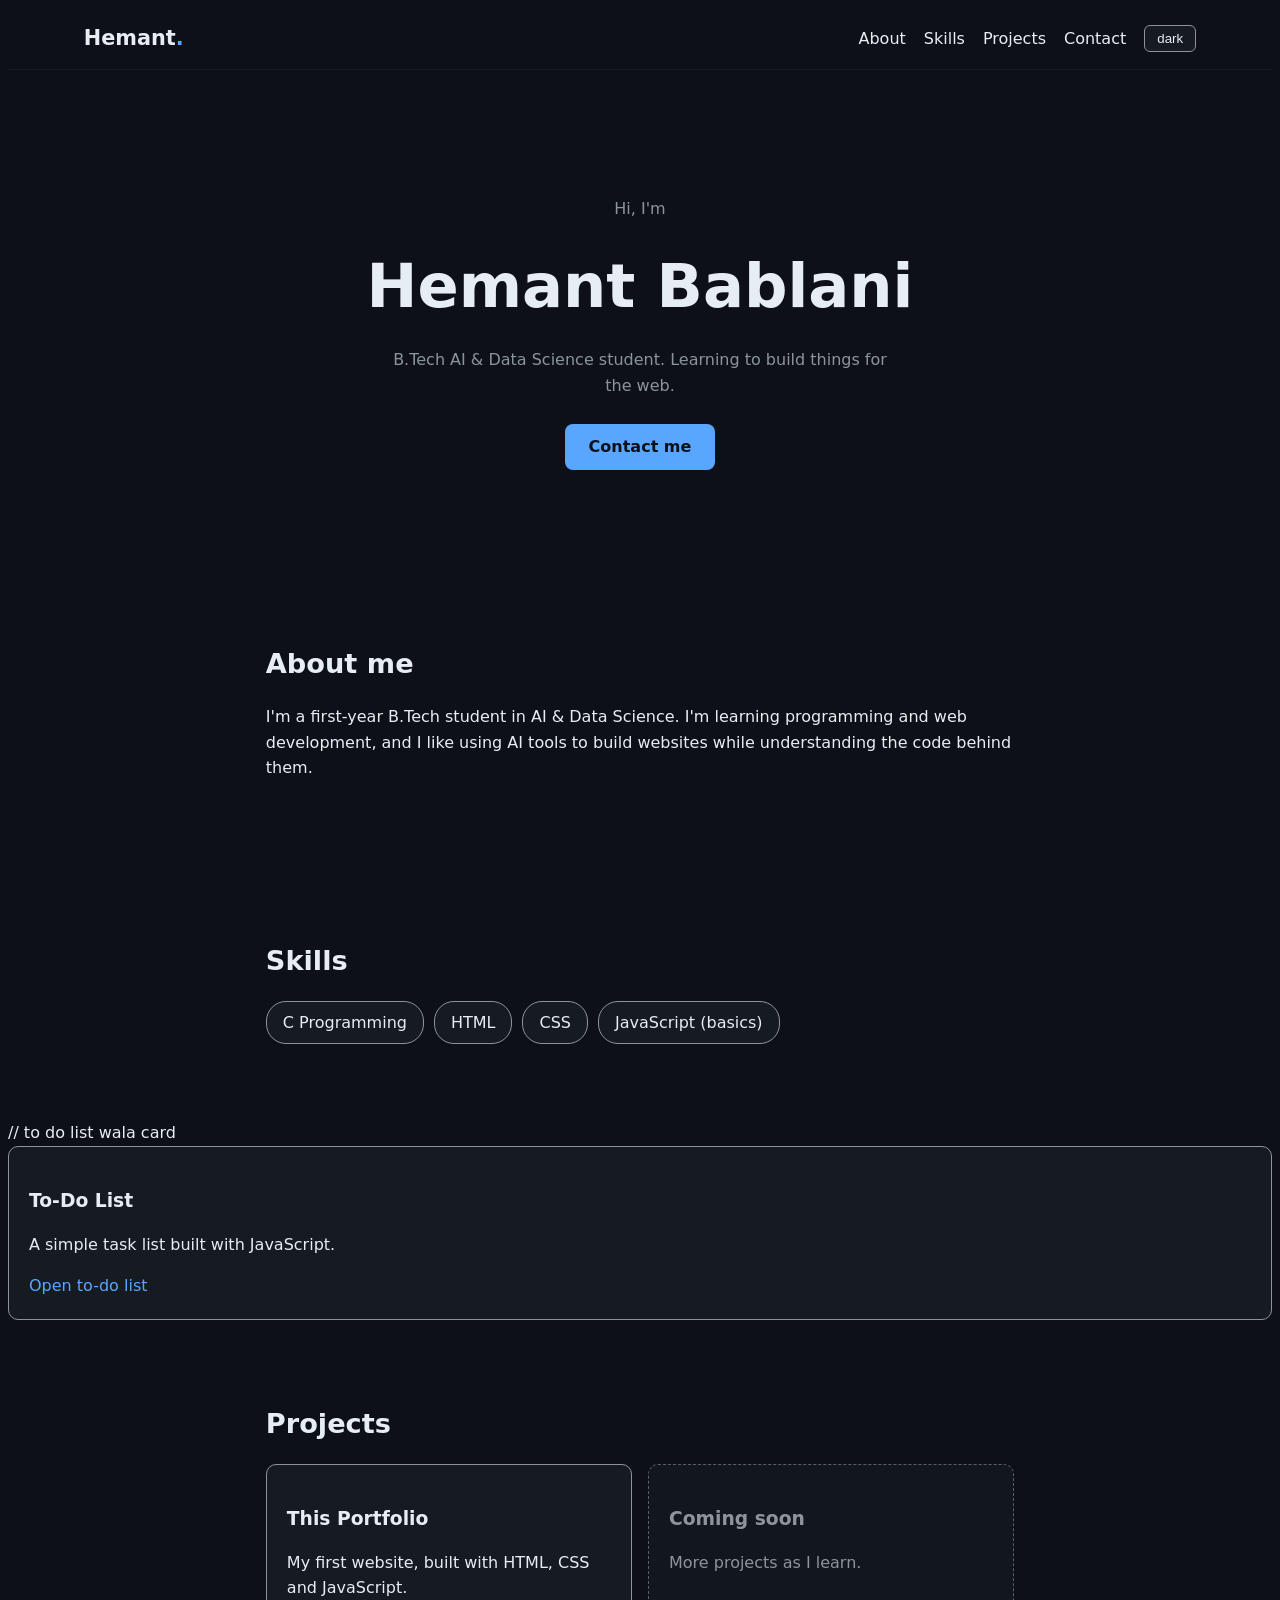
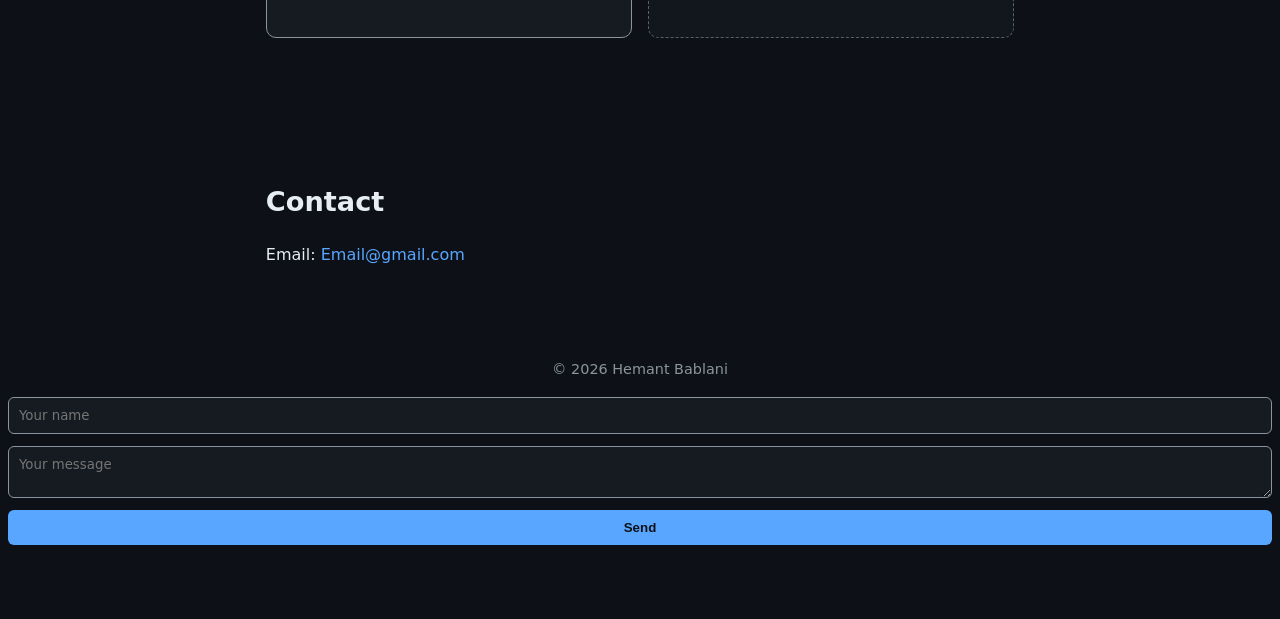
<file: index.html>
<!DOCTYPE html>
<html lang="en">
<head>
  <meta charset="UTF-8">
  <meta name="viewport" content="width=device-width, initial-scale=1.0">
  <title>Hemant Bablani | Portfolio</title>
  <link rel="stylesheet" href="style.css">
</head>
  <body class="dark">

  <header class="navbar">
    <div class="logo">Hemant<span>.</span></div>
    <nav>
      <a href="#about">About</a>
      <a href="#skills">Skills</a>
      <a href="#projects">Projects</a>
      <a href="#contact">Contact</a>
      <button id="theme-toggle" aria-label="Toggle theme">dark</button>
    </nav>
  </header>

  <section class="hero">
    <p class="small">Hi, I'm</p>
    <h1>Hemant Bablani</h1>
    <p class="tagline">B.Tech AI &amp; Data Science student. Learning to build things for the web.</p>
    <a href="#contact" class="btn">Contact me</a>
  </section>

  <section id="about">
    <h2>About me</h2>
    <p>
      I'm a first-year B.Tech student in AI &amp; Data Science. I'm learning programming
      and web development, and I like using AI tools to build websites while understanding
      the code behind them.
    </p>
  </section>

  <section id="skills">
    <h2>Skills</h2>
    <ul class="skills">
      <li>C Programming</li>
      <li>HTML</li>
      <li>CSS</li>
      <li>JavaScript (basics)</li>
    </ul>
  </section>

        // to do list wala card 
        <div class="card">
        <h3>To-Do List</h3>
        <p>A simple task list built with JavaScript.</p>
        <a href="todo.html">Open to-do list</a>
      </div>

  <section id="projects">
    <h2>Projects</h2>
    <div class="cards">
      <div class="card">
        <h3>This Portfolio</h3>
        <p>My first website, built with HTML, CSS and JavaScript.</p>
      </div>
      <div class="card muted">
        <h3>Coming soon</h3>
        <p>More projects as I learn.</p>
      </div>
    </div>
  </section>

  <section id="contact">
    <h2>Contact</h2>
    <p>Email: <a href="bablanihemant16@gmail.com">Email@gmail.com</a></p>
  </section>

  <footer>
    <p>&copy; 2026 Hemant Bablani</p>
  </footer>

  <button id="top-btn" aria-label="Scroll to top">↑</button>

      <form id="contact-form">
      <input type="text" id="name" placeholder="Your name">
      <textarea id="message" placeholder="Your message"></textarea>
      <button type="submit">Send</button>
      <p id="form-msg"></p>
    </form>

    
  <script src="script.js"></script>
</body>
</html>
</file>
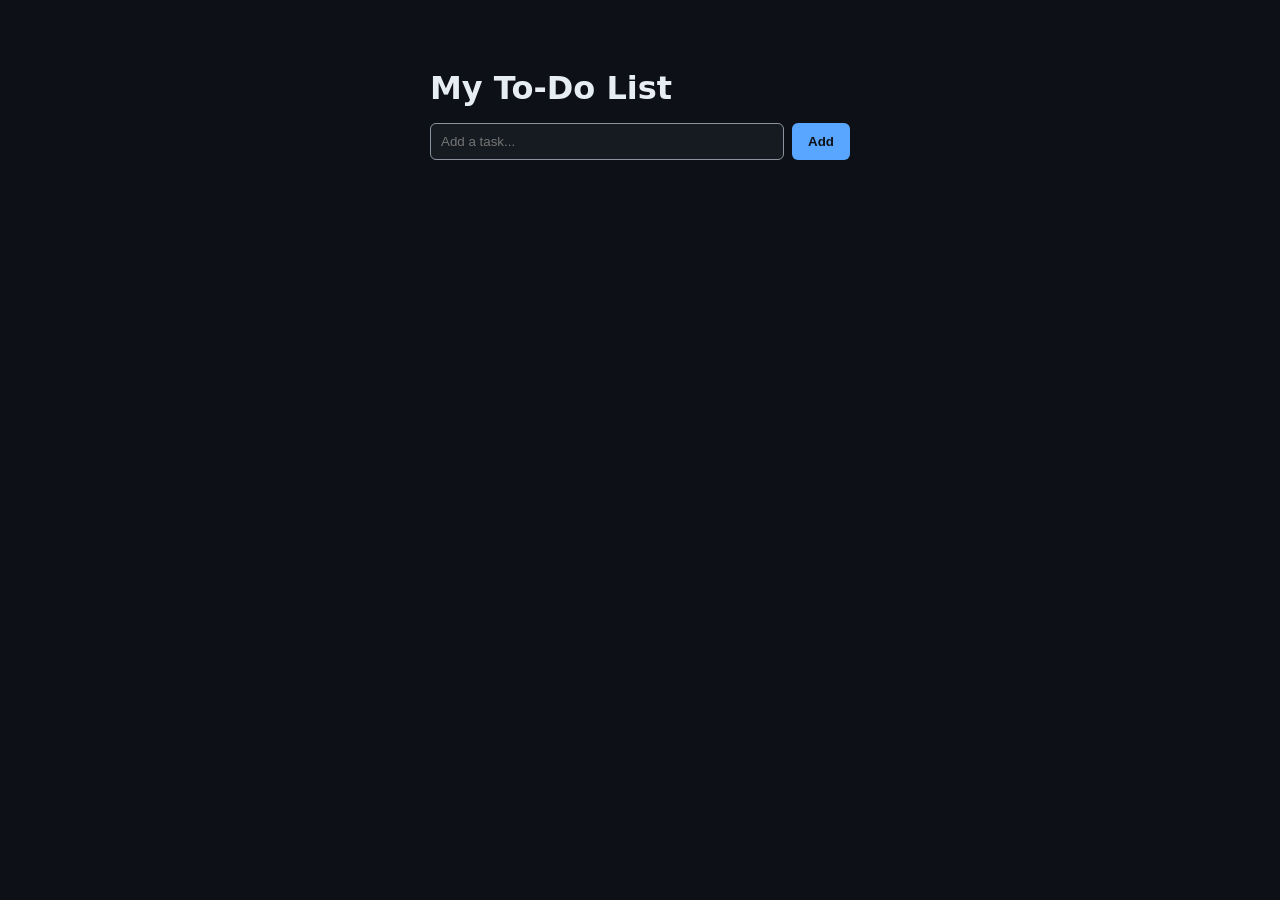
<file: todo.html>
<!DOCTYPE html>
<html lang="en">
<head>
  <meta charset="UTF-8">
  <meta name="viewport" content="width=device-width, initial-scale=1.0">
  <title>To-Do List</title>

  <style>
    body {
      background: #0d1117;
      color: #e6edf3;
      font-family: "Segoe UI", system-ui, sans-serif;
      display: flex;
      justify-content: center;
      padding: 40px 16px;
    }
    .box { width: 100%; max-width: 420px; }
    h1 { margin-bottom: 16px; }

    .add-row { display: flex; gap: 8px; margin-bottom: 16px; }
    #task-input {
      flex: 1;
      padding: 10px;
      border-radius: 6px;
      border: 1px solid #8b949e;
      background: #161b22;
      color: #e6edf3;
    }
    #add-btn {
      padding: 10px 16px;
      border: none;
      border-radius: 6px;
      background: #58a6ff;
      color: #0d1117;
      font-weight: 600;
      cursor: pointer;
    }

    ul { list-style: none; }
    li {
      display: flex;
      justify-content: space-between;
      align-items: center;
      background: #161b22;
      border: 1px solid #8b949e;
      border-radius: 6px;
      padding: 10px 12px;
      margin-bottom: 8px;
      cursor: pointer;
    }
    li.done span { text-decoration: line-through; opacity: 0.5; }
    li button {
      background: none;
      border: none;
      color: #ff7b72;
      font-size: 1rem;
      cursor: pointer;
    }
    #msg { color: #ff7b72; min-height: 1.4em; margin-bottom: 8px; }
  </style>
</head>
<body>

  <div class="box">
    <h1>My To-Do List</h1>

    <div class="add-row">
      <input type="text" id="task-input" placeholder="Add a task...">
      <button id="add-btn">Add</button>
    </div>

    <p id="msg"></p>

    <!-- Tasks yahan JS se aayenge -->
    <ul id="task-list"></ul>
  </div>

  <script>
    const input = document.getElementById("task-input");
    const addBtn = document.getElementById("add-btn");
    const list = document.getElementById("task-list");
    const msg = document.getElementById("msg");

    // Browser me pehle se saved tasks nikalo, nahi hain to khali list
    let tasks = JSON.parse(localStorage.getItem("tasks")) || [];

    // Tasks ko browser me save karo
    function saveTasks() {
      localStorage.setItem("tasks", JSON.stringify(tasks));
    }

    // List se page pe tasks dikhao
    function showTasks() {
      list.innerHTML = "";   // pehle purani list saaf

      tasks.forEach(function (task, index) {
        const li = document.createElement("li");
        if (task.done) {
          li.classList.add("done");
        }

        const span = document.createElement("span");
        span.textContent = task.text;

        const del = document.createElement("button");
        del.textContent = "✕";

        // Click = done / not done badlo
        li.addEventListener("click", function () {
          tasks[index].done = !tasks[index].done;
          saveTasks();
          showTasks();
        });

        // ✕ = task hata do
        del.addEventListener("click", function (event) {
          event.stopPropagation();
          tasks.splice(index, 1);
          saveTasks();
          showTasks();
        });

        li.appendChild(span);
        li.appendChild(del);
        list.appendChild(li);
      });
    }

    function addTask() {
      const text = input.value.trim();

      if (text === "") {
        msg.textContent = "Please write a task first.";
        return;
      }
      msg.textContent = "";

      tasks.push({ text: text, done: false });
      saveTasks();
      showTasks();
      input.value = "";
    }

    addBtn.addEventListener("click", addTask);

    input.addEventListener("keydown", function (event) {
      if (event.key === "Enter") {
        addTask();
      }
    });

    // Page khulte hi saved tasks dikha do
    showTasks();
  </script>

</body>
</html>
</file>
<file: style.css>
:root {
  --bg: #0d1117;
  --card: #161b22;
  --text: #e6edf3;
  --muted: #8b949e;
  --accent: #58a6ff;
}
 
/* Light theme: JS body pe class "light" lagata hai to ye colours lag jaate hain */
body.light {
  --bg: #f6f8fa;
  --card: #ffffff;
  --text: #c81876;
  --muted: #0e498d;
  --accent: #da0909;
}
 
* { margin: 10; padding: 0; box-sizing: border-box; }
 
html { scroll-behavior: smooth; }
 
body {
  background: var(--bg);
  color: var(--text);
  font-family: "Segoe UI", system-ui, sans-serif;
  line-height: 1.6;
}
 
a { color: var(--accent); text-decoration: none; }
 
/* NAVBAR */
.navbar {
  position: sticky;      /* scroll karne pe upar chipka rehta hai */
  top: 0;
  display: flex;
  justify-content: space-between;
  align-items: center;
  padding: 14px 6%;
  background: var(--bg);
  border-bottom: 1px solid var(--card);
}
.logo { font-weight: 700; font-size: 1.3rem; }
.logo span { color: var(--accent); }
.navbar nav { display: flex; align-items: center; gap: 18px; }
.navbar nav a { color: var(--text); }
.navbar nav a:hover { color: var(--accent); }
 
#theme-toggle {
  background: var(--card);
  color: var(--text);
  border: 1px solid var(--muted);
  padding: 5px 12px;
  border-radius: 6px;
  cursor: pointer;
}
 
/* HERO */
.hero {
  padding: 110px 6% 90px;
  text-align: center;
}
.hero .small { color: var(--muted); }
.hero h1 { font-size: clamp(2.2rem, 7vw, 3.8rem); margin: 6px 0 12px; }
.tagline { color: var(--muted); max-width: 520px; margin: 0 auto 26px; }
 
.btn {
  display: inline-block;
  background: var(--accent);
  color: #0d1117;
  padding: 10px 24px;
  border-radius: 8px;
  font-weight: 600;
}
 
/* Common section style */
section { padding: 60px 6%; max-width: 900px; margin: 0 auto; }
section h2 { margin-bottom: 18px; font-size: 1.7rem; }
 
/* SKILLS */
.skills { list-style: none; display: flex; flex-wrap: wrap; gap: 10px; }
.skills li {
  background: var(--card);
  padding: 8px 16px;
  border-radius: 20px;
  border: 1px solid var(--muted);
}
 
/* PROJECT CARDS */
.cards { display: grid; grid-template-columns: repeat(auto-fit, minmax(240px, 1fr)); gap: 16px; }
.card {
  background: var(--card);
  padding: 20px;
  border-radius: 10px;
  border: 1px solid var(--muted);
}
.card h3 { margin-bottom: 6px; }
.card.muted { opacity: 0.6; border-style: dashed; }
 
footer { text-align: center; padding: 0px; color: var(--muted); font-size: 0.9rem; }
 
/* Scroll to top button */
#top-btn {
  position: fixed;      /* screen pe ek jagah chipka rehta hai */
  bottom: 24px;
  right: 24px;
  display: none;        /* shuru me chhupa hua */
  width: 44px;
  height: 44px;
  border: none;
  border-radius: 50%;
  background: var(--accent);
  color: #0d1117;
  font-size: 1.3rem;
  cursor: pointer;
}

/* Contact form */
#contact-form { display: flex; flex-direction: column; gap: 12px; margin-top: 16px; }
#contact-form input, #contact-form textarea {
  background: var(--card);
  color: var(--text);
  border: 1px solid var(--muted);
  border-radius: 6px;
  padding: 10px;
  font-family: inherit;
}
#contact-form button {
  background: var(--accent);
  color: #0d1117;
  border: none;
  border-radius: 6px;
  padding: 10px;
  font-weight: 600;
  cursor: pointer;
}
#form-msg { min-height: 1.4em; }
</file>
